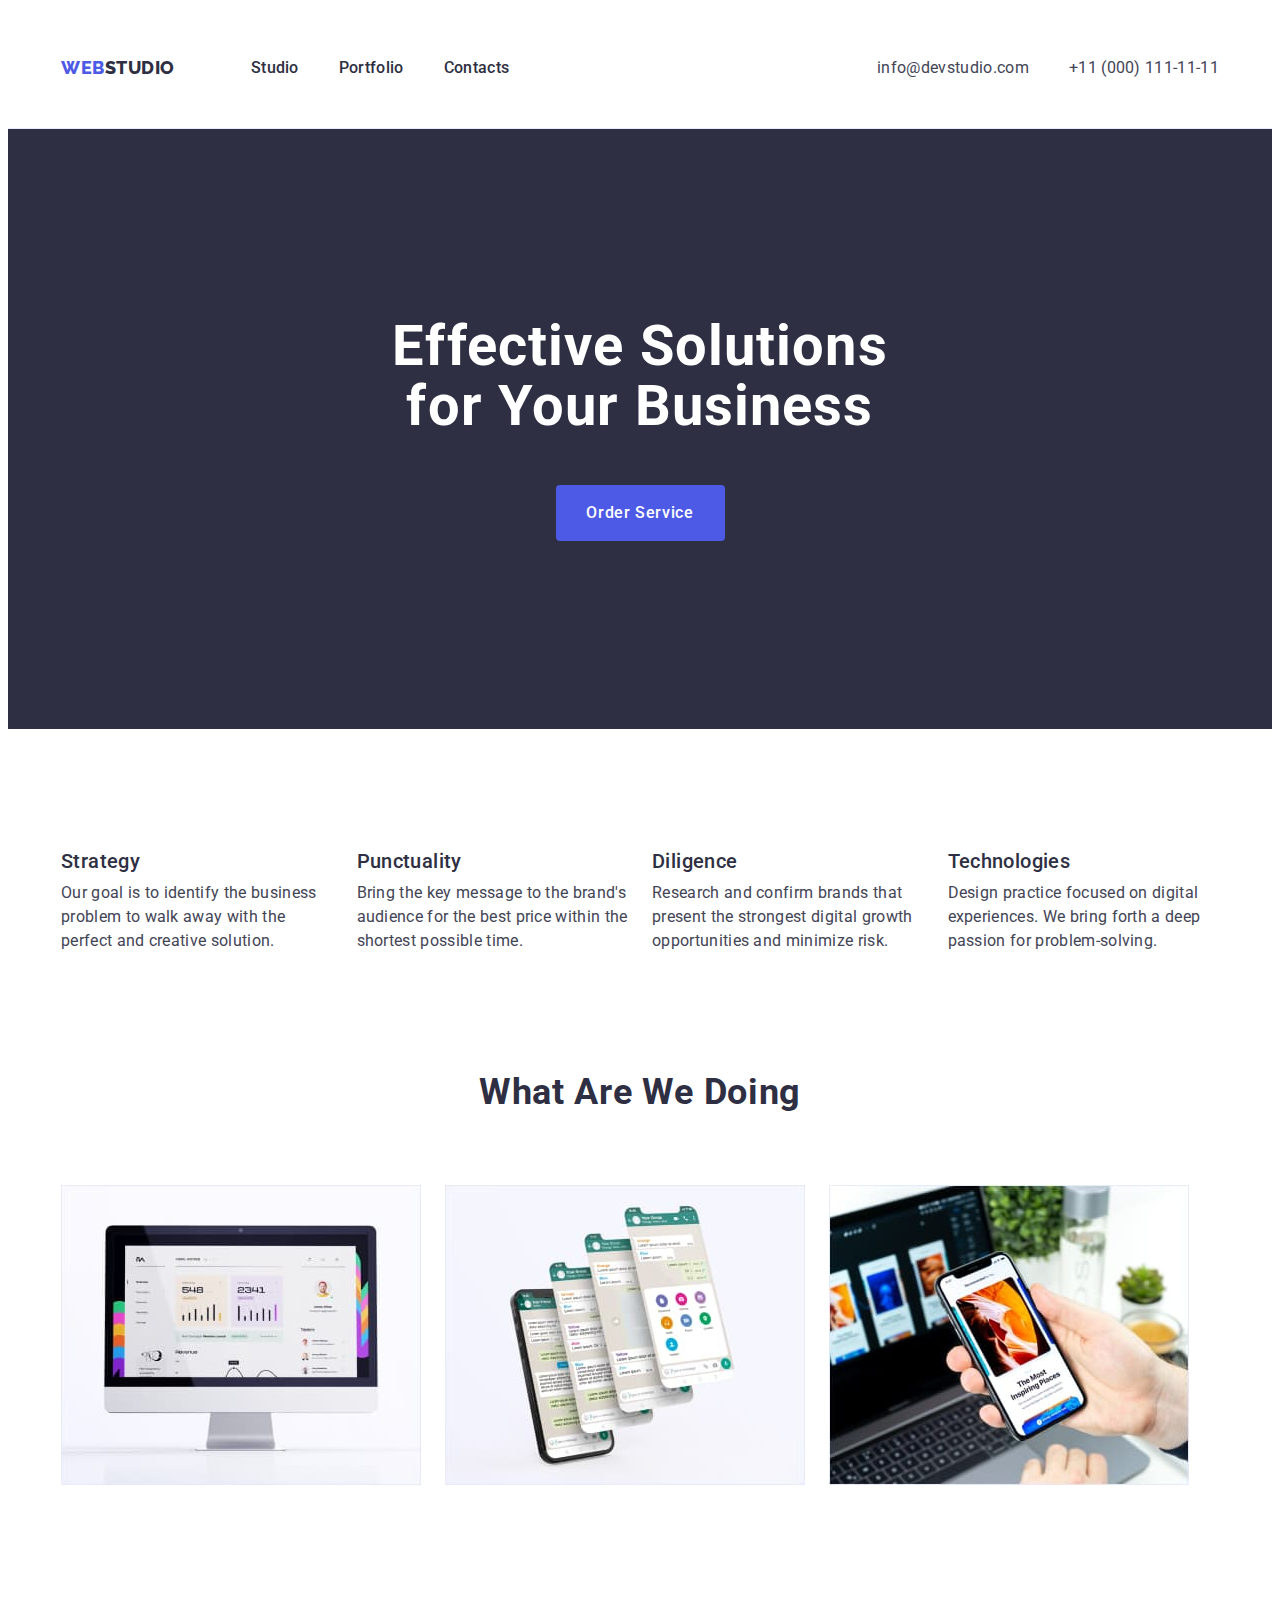
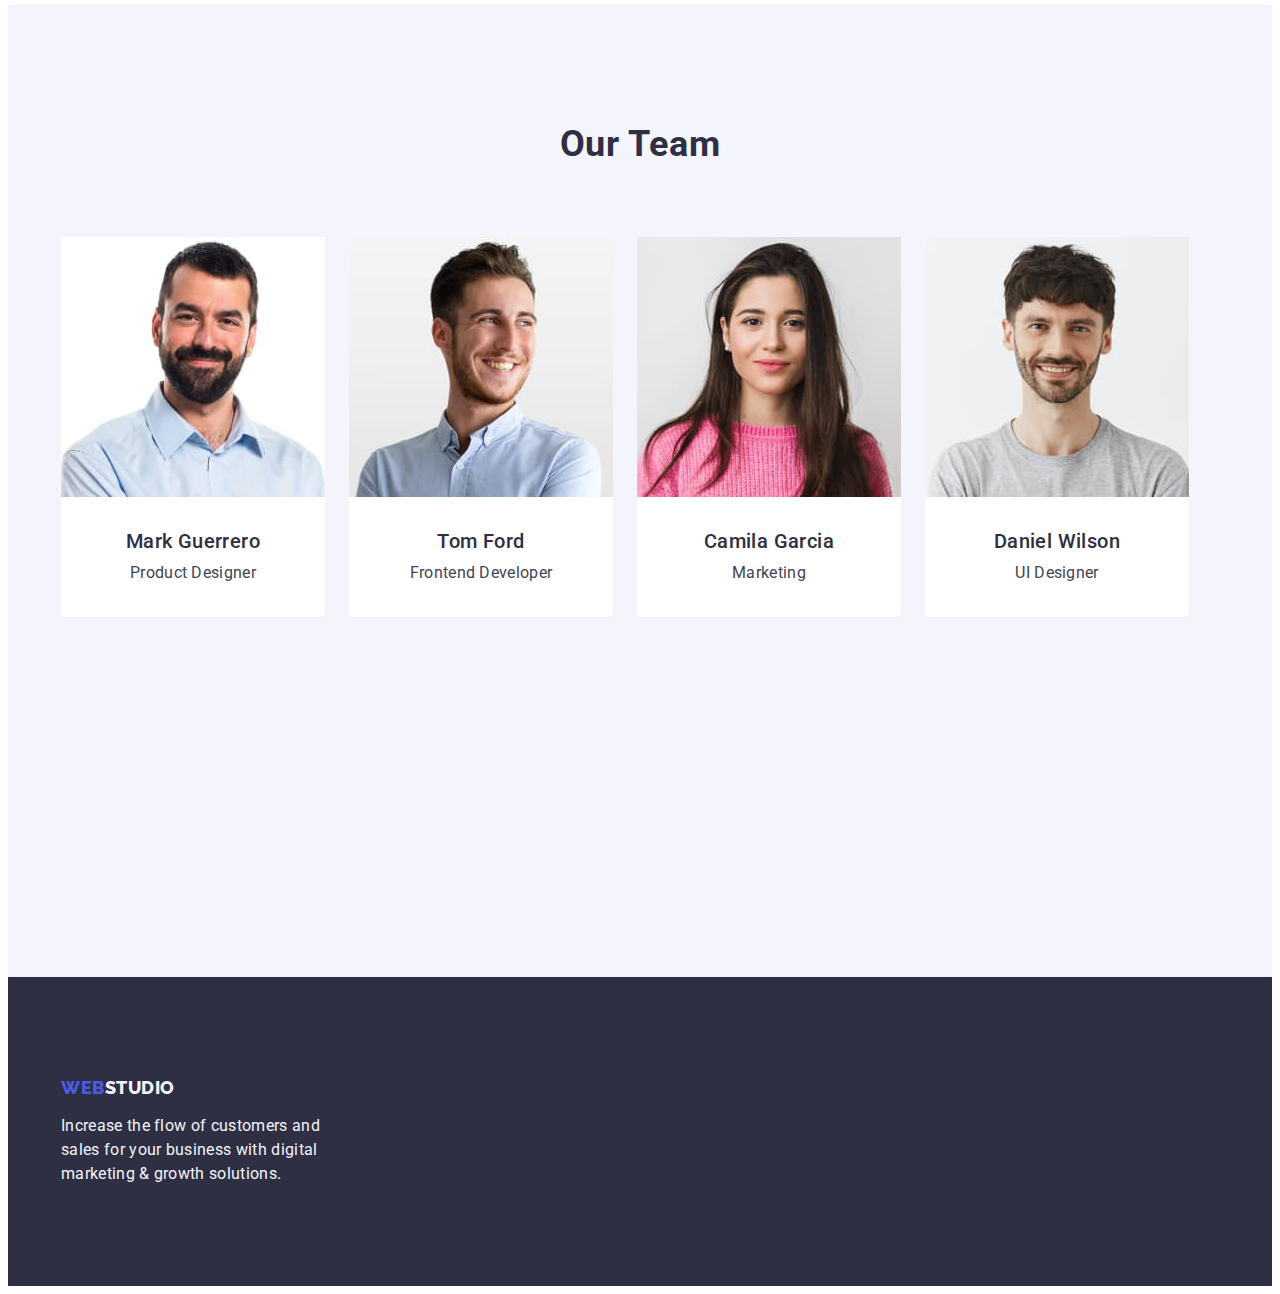
<file: index.html>
<!DOCTYPE html>
<html lang="en">
  <head>
    <meta charset="UTF-8" />
    <meta http-equiv="X-UA-Compatible" content="IE=edge" />
    <meta name="viewport" content="width=device-width, initial-scale=1.0" />

    <link rel="preconnect" href="https://fonts.googleapis.com" />
    <link rel="preconnect" href="https://fonts.gstatic.com" crossorigin />
    <link
      href="https://fonts.googleapis.com/css2?family=Raleway:wght@800&family=Roboto:wght@400;500;700&display=swap"
      rel="stylesheet"
    />

    <title>Web Studio</title>
    <link
      rel="stylesheet"
      href="https://cdnjs.cloudflare.com/ajax/libs/modern-normalize/2.0.0/modern-normalize.min.css"
      integrity="sha512-4xo8blKMVCiXpTaLzQSLSw3KFOVPWhm/TRtuPVc4WG6kUgjH6J03IBuG7JZPkcWMxJ5huwaBpOpnwYElP/m6wg=="
      crossorigin="anonymous"
      referrerpolicy="no-referrer"
    />
    <link rel="stylesheet" href="./css/style.css" />
  </head>
  <body class="body">
    <header class="header">
      <div class="container header-container">
        <nav class="header-nav">
          <a class="header-name link" href="./index.html"
            >Web<span>Studio</span></a
          >
          <ul class="header-page list">
            <li><a class="header-menu link" href="./index.html">Studio</a></li>
            <li>
              <a class="header-menu link" href="./portfolio.html">Portfolio</a>
            </li>
            <li><a class="header-menu link" href="">Contacts</a></li>
          </ul>
        </nav>
        <address class="header-adress">
          <ul class="header-link list">
            <li>
              <a class="header-link-soc link" href="mailto:info@devstudio.com"
                >info@devstudio.com</a
              >
            </li>
            <li>
              <a class="header-link-soc link" href="tel:+110001111111"
                >+11 (000) 111-11-11</a
              >
            </li>
          </ul>
        </address>
      </div>
    </header>

    <main>
      <section class="hero">
        <div class="container">
          <h1 class="hero-name">Effective Solutions for Your Business</h1>
          <button type="button" class="hero-button">Order Service</button>
        </div>
      </section>

      <section class="scroll">
        <div class="container">
          <h2 class="visually-hidden">list</h2>
          <ul class="scroll-list list">
            <li class="scroll-item">
              <h3 class="scroll-name">Strategy</h3>
              <p class="scroll-text">
                Our goal is to identify the business problem to walk away with
                the perfect and creative solution.
              </p>
            </li>
            <li class="scroll-item">
              <h3 class="scroll-name">Punctuality</h3>
              <p class="scroll-text">
                Bring the key message to the brand's audience for the best price
                within the shortest possible time.
              </p>
            </li>
            <li class="scroll-item">
              <h3 class="scroll-name">Diligence</h3>
              <p class="scroll-text">
                Research and confirm brands that present the strongest digital
                growth opportunities and minimize risk.
              </p>
            </li>
            <li class="scroll-item">
              <h3 class="scroll-name">Technologies</h3>
              <p class="scroll-text">
                Design practice focused on digital experiences. We bring forth a
                deep passion for problem-solving.
              </p>
            </li>
          </ul>
        </div>
      </section>

      <section class="work-are">
        <div class="container">
          <h2 class="work-name">What are we doing</h2>
          <ul class="work-list list">
            <li class="work-item">
              <img
                src="./images/img1-1.jpg"
                alt="statistics"
                width="360"
                height="300"
              />
            </li>
            <li class="work-item">
              <img
                src="./images/img2-1.jpg"
                alt="multifunctionality"
                width="360"
                height="300"
              />
            </li>
            <li class="work-item">
              <img
                src="./images/img3-1.jpg"
                alt="we adaptmultifunctionality"
                width="360"
                height="300"
              />
            </li>
          </ul>
        </div>
      </section>

      <section class="made">
        <div class="container">
          <h2 class="made-team">Our Team</h2>
          <ul class="made-list list">
            <li class="made-item">
              <img
                src="./images/img1-2.jpg"
                alt="Product Designer"
                width="264"
                height="260"
              />
              <div class="made-card">
                <h3 class="made-name">Mark Guerrero</h3>
                <p class="made-activity">Product Designer</p>
              </div>
            </li>
            <li class="made-item">
              <img
                src="./images/img2-2.jpg"
                alt="Frontend Developer"
                width="264"
                height="260"
              />
              <div class="made-card">
                <h3 class="made-name">Tom Ford</h3>
                <p class="made-activity">Frontend Developer</p>
              </div>
            </li>
            <li class="made-item">
              <img
                src="./images/img3-2.jpg"
                alt="Marketing"
                width="264"
                height="260"
              />
              <div class="made-card">
                <h3 class="made-name">Camila Garcia</h3>
                <p class="made-activity">Marketing</p>
              </div>
            </li>
            <li class="made-item">
              <img
                src="./images/img4-2.jpg"
                alt="UI Designer"
                width="264"
                height="260"
              />
              <div class="made-card">
                <h3 class="made-name">Daniel Wilson</h3>
                <p class="made-activity">UI Designer</p>
              </div>
            </li>
          </ul>
        </div>
      </section>
    </main>

    <footer class="footer">
      <div class="container footer-container">
        <a href="./index.html" class="footer-name link"
          >Web<span class="name">Studio</span></a
        >
        <p class="footer-text">
          Increase the flow of customers and sales for your business with
          digital marketing & growth solutions.
        </p>
      </div>
    </footer>
  </body>
</html>
</file>
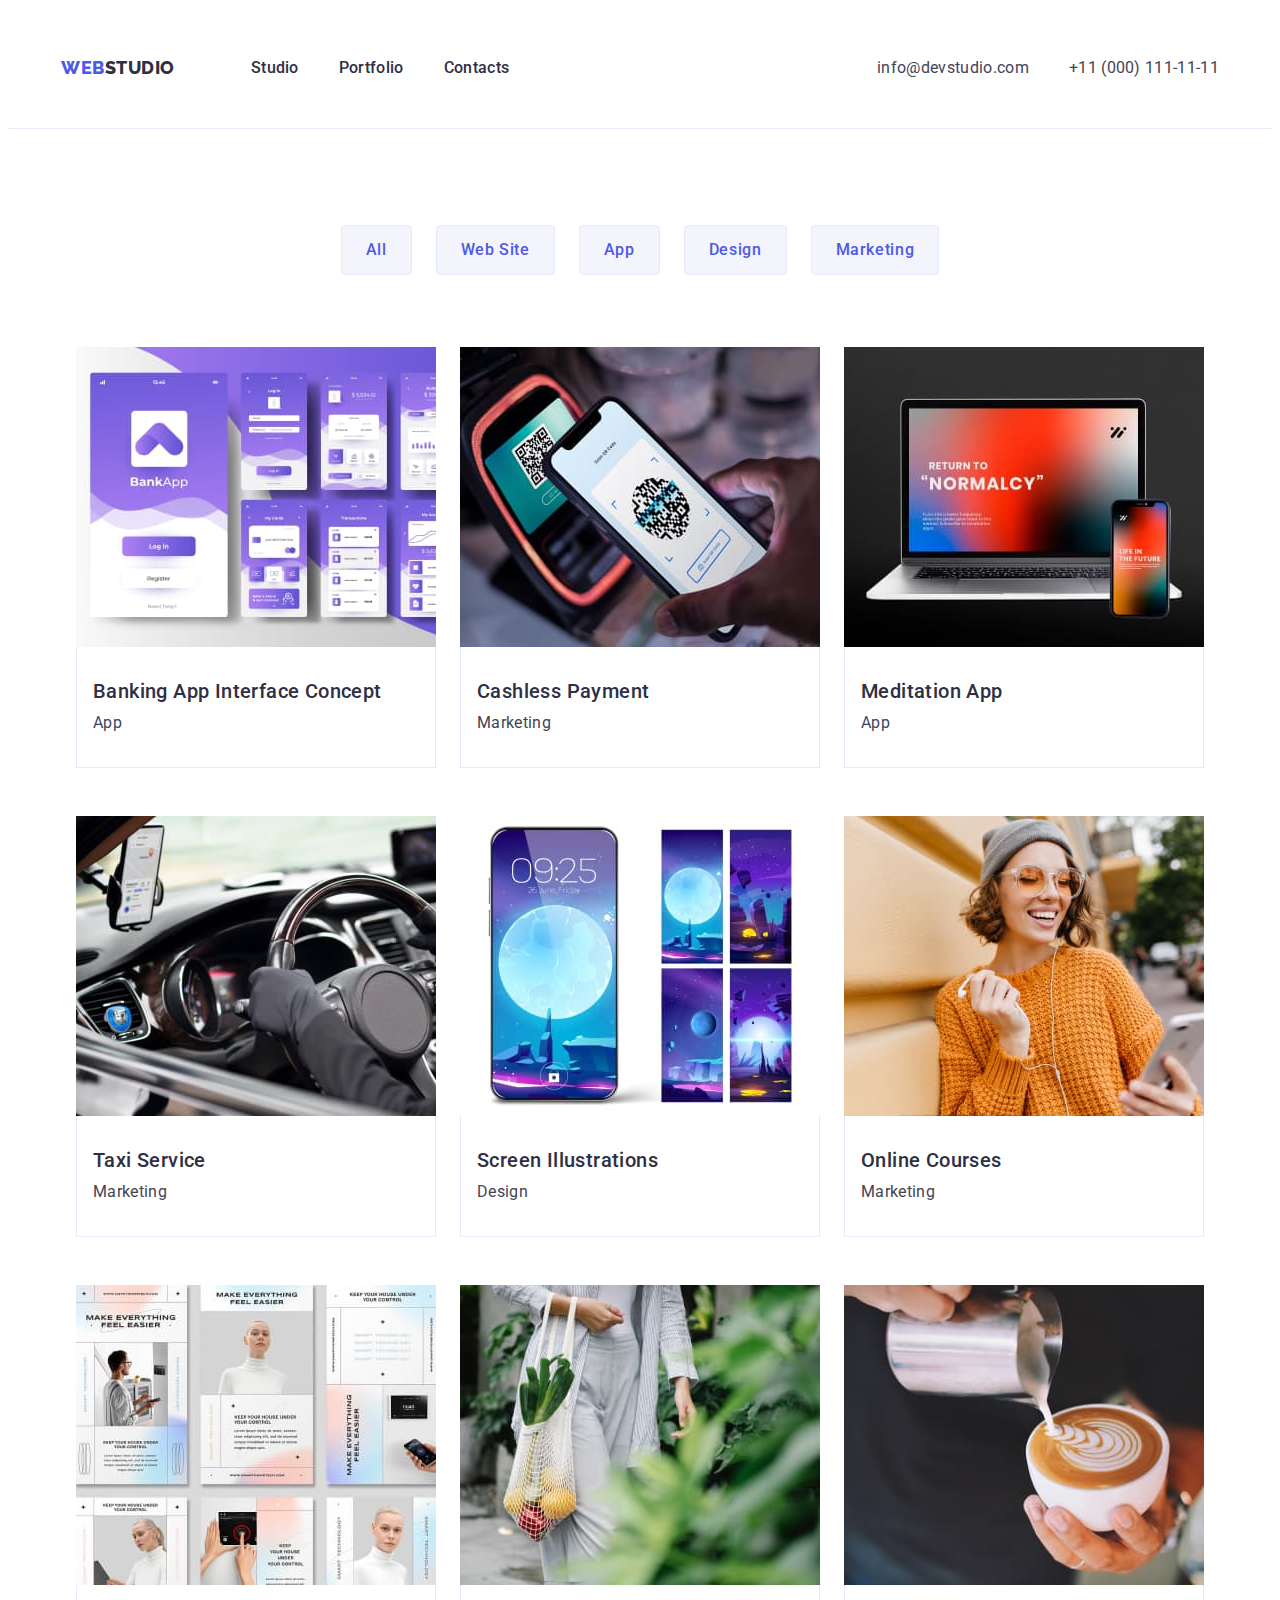
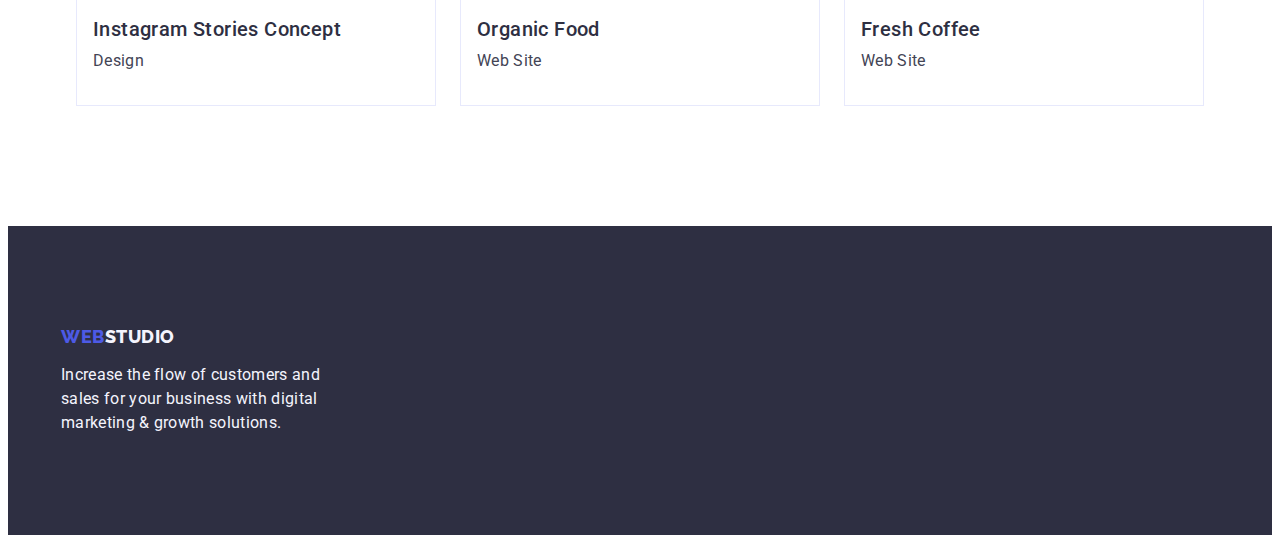
<file: portfolio.html>
<!DOCTYPE html>
<html lang="en">
  <head>
    <meta charset="UTF-8" />
    <meta http-equiv="X-UA-Compatible" content="IE=edge" />
    <meta name="viewport" content="width=device-width, initial-scale=1.0" />

    <link rel="preconnect" href="https://fonts.googleapis.com" />
    <link rel="preconnect" href="https://fonts.gstatic.com" crossorigin />
    <link
      href="https://fonts.googleapis.com/css2?family=Raleway:wght@800&family=Roboto:wght@400;500;700&display=swap"
      rel="stylesheet"
    />

    <title>Web Studio</title>
    <link
      rel="stylesheet"
      href="https://cdnjs.cloudflare.com/ajax/libs/modern-normalize/2.0.0/modern-normalize.min.css"
      integrity="sha512-4xo8blKMVCiXpTaLzQSLSw3KFOVPWhm/TRtuPVc4WG6kUgjH6J03IBuG7JZPkcWMxJ5huwaBpOpnwYElP/m6wg=="
      crossorigin="anonymous"
      referrerpolicy="no-referrer"
    />
    <link rel="stylesheet" href="./css/style.css" />
  </head>
  <body class="body">
    <header class="header">
      <div class="container header-container">
        <nav class="header-nav">
          <a class="header-name link" href="./index.html"
            >Web<span class="name-logo">Studio</span></a
          >
          <ul class="header-page list">
            <li><a class="header-menu link" href="./index.html">Studio</a></li>
            <li>
              <a class="header-menu link" href="./portfolio.html">Portfolio</a>
            </li>
            <li><a class="header-menu link" href="">Contacts</a></li>
          </ul>
        </nav>
        <address class="header-adress">
          <ul class="header-link list">
            <li>
              <a class="header-link-soc link" href="mailto:info@devstudio.com"
                >info@devstudio.com</a
              >
            </li>
            <li>
              <a class="header-link-soc link" href="tel:+110001111111"
                >+11 (000) 111-11-11</a
              >
            </li>
          </ul>
        </address>
      </div>
    </header>

    <main>
      <section class="section">
        <div class="container">
          <h1 class="visually-hidden">buttons</h1>

          <ul class="buttons list">
            <li class="buttons-list list">
              <button type="button" class="button-soc">All</button>
            </li>
            <li class="list">
              <button type="button" class="button-soc">Web Site</button>
            </li>
            <li class="list">
              <button type="button" class="button-soc">App</button>
            </li>
            <li class="list">
              <button type="button" class="button-soc">Design</button>
            </li>
            <li class="list">
              <button type="button" class="button-soc">Marketing</button>
            </li>
          </ul>

          <ul class="section-img list">
            <li class="section-work">
              <a class="section link" href="/">
                <img
                  src="./images/img1-1-portfolio.jpg"
                  alt="Banking app"
                  height="300"
                  width="360"
                />
                <div class="section-card">
                  <h2 class="section-activity">
                    Banking App Interface Concept
                  </h2>
                  <p class="section-text">App</p>
                </div>
              </a>
            </li>
            <li class="section-work">
              <a class="section link" href="/">
                <img
                  src="./images/img2-1-portfolio.jpg"
                  alt="Marketing cashless"
                  height="300"
                  width="360"
                />
                <div class="section-card">
                  <h2 class="section-activity">Cashless Payment</h2>
                  <p class="section-text">Marketing</p>
                </div>
              </a>
            </li>
            <li class="section-work">
              <a class="section link" href="/">
                <img
                  src="./images/img3-1-portfolio.jpg"
                  alt="Meditation app"
                  height="300"
                  width="360"
                />
                <div class="section-card">
                  <h2 class="section-activity">Meditation App</h2>
                  <p class="section-text">App</p>
                </div>
              </a>
            </li>
            <li class="section-work">
              <a class="section link" href="/">
                <img
                  src="./images/img1-2-portfolio.jpg"
                  alt="Marketing taxi"
                  height="300"
                  width="360"
                />
                <div class="section-card">
                  <h2 class="section-activity">Taxi Service</h2>
                  <p class="section-text">Marketing</p>
                </div>
              </a>
            </li>
            <li class="section-work">
              <a class="section link" href="/">
                <img
                  src="./images/img2-2-portfolio.jpg"
                  alt="Design illustrations"
                  height="300"
                  width="360"
                />
                <div class="section-card">
                  <h2 class="section-activity">Screen Illustrations</h2>
                  <p class="section-text">Design</p>
                </div>
              </a>
            </li>
            <li class="section-work">
              <a class="section link" href="/">
                <img
                  src="./images/img3-2-portfolio.jpg"
                  alt="Marketing courses"
                  height="300"
                  width="360"
                />
                <div class="section-card">
                  <h2 class="section-activity">Online Courses</h2>
                  <p class="section-text">Marketing</p>
                </div>
              </a>
            </li>
            <li class="section-work">
              <a class="section link" href="/">
                <img
                  src="./images/img1-3-portfolio.jpg"
                  alt="Design instagram"
                  height="300"
                  width="360"
                />
                <div class="section-card">
                  <h2 class="section-activity">Instagram Stories Concept</h2>
                  <p class="section-text">Design</p>
                </div>
              </a>
            </li>
            <li class="section-work">
              <a class="section link" href="/">
                <img
                  src="./images/img2-3-portfolio.jpg"
                  alt="Web site food"
                  height="300"
                  width="360"
                />
                <div class="section-card">
                  <h2 class="section-activity">Organic Food</h2>
                  <p class="section-text">Web Site</p>
                </div>
              </a>
            </li>
            <li class="section-work">
              <a class="section link" href="/">
                <img
                  src="./images/img3-3-portfolio.jpg"
                  alt="Web site coffee"
                  height="300"
                  width="360"
                />
                <div class="section-card">
                  <h2 class="section-activity">Fresh Coffee</h2>
                  <p class="section-text">Web Site</p>
                </div>
              </a>
            </li>
          </ul>
        </div>
      </section>
    </main>

    <footer class="footer">
      <div class="container footer-container">
        <a class="footer-name link" href="./index.html"
          >Web<span class="name">Studio</span></a
        >
        <p class="footer-text">
          Increase the flow of customers and sales for your business with
          digital marketing & growth solutions.
        </p>
      </div>
    </footer>
  </body>
</html>
</file>
<file: css/style.css>
:root {
  --text-section-color: #434455;
  --button-color: #4d5ae5;
  --logo-color: #2e2f42;
  --safari-color: #f4f4fd;
  --main-title-color: #ffffff;
}

body {
  font-family: "Roboto", sans-serif;
  background: var(--main-title-color);
  color: var(--text-section-color);
}

p,
h1,
h2,
h3,
h4,
h5,
h6 {
  margin-top: 0;
  margin-bottom: 0;
}

ul {
  list-style-type: none;
  margin-top: 0;
  margin-bottom: 0;
  padding-left: 0;
}

img {
  display: block;
}

.link {
  text-decoration: none;
}

.list {
  list-style: none;
  margin-top: 0%;
  margin-bottom: 0;
  padding-left: 0%;
}

.container {
  width: 100%;
  max-width: 1158px;
  padding-left: 15px;
  padding-right: 15px;
  margin: 0 auto;
  align-items: center;
  /* outline: 1px solid red; */
}

/*----------BODY----------*/

.body {
  color: #434455;
  background-color: #ffffff;
}

/*----------HEADER-----------*/

.header {
  background: #ffffff;
  border-bottom: 1px solid #e7e9fc;
  padding: 24px 0;
}

.header-container {
  display: flex;
  /* gap: 40px; */
  align-items: center;
}

.header-nav {
  /* padding-top: 24px;
  padding-bottom: 24px; */
  display: flex;
  align-items: center;
  /* flex-grow: 1;
  justify-content: space-between; */
}

.header-name {
  font-family: "Raleway", sans-serif;
  font-style: normal;
  font-weight: 800;
  font-size: 18px;
  line-height: 1.17;
  letter-spacing: 0.03em;
  text-transform: uppercase;
  color: var(--button-color);
  display: inline-block;
  margin-right: 76px;
}

.header-name span {
  font-family: "Raleway", sans-serif;
  color: var(--logo-color);
}

.header-page {
  display: flex;
  gap: 40px;
  justify-content: space-between;
}

.header-menu {
  display: flex;
  font-weight: 500;
  font-size: 16px;
  line-height: 1.5;
  letter-spacing: 0.02em;
  color: var(--logo-color);
  padding: 24px 0;
}

.header-menu:hover,
.header-menu:focus {
  color: #404bbf;
}

.header-adress {
  font-style: normal;
  margin-left: auto;
}

.header-link {
  display: flex;
  gap: 40px;
}

.header-link-soc {
  font-weight: 400;
  font-size: 16px;
  line-height: 1.5;
  letter-spacing: 0.02em;
  color: #434455;
}

.header-link-soc:hover,
.header-link-soc:focus {
  color: #404bbf;
}

/*----------HERO-----------*/

.hero {
  padding-top: 188px;
  padding-bottom: 188px;
  background: var(--logo-color);
}

.hero-name {
  font-family: "Roboto";
  font-style: normal;
  text-align: center;
  font-weight: 700;
  font-size: 56px;
  line-height: 1.07;
  letter-spacing: 0.02em;
  color: var(--main-title-color);
  margin-left: auto;
  margin-right: auto;
  margin-bottom: 48px;
  max-width: 496px;
  max-height: 120px;
}

.hero-button {
  font-family: "Roboto", sans-serif;
  font-style: normal;
  font-weight: 500;
  font-size: 16px;
  line-height: 1.5;
  letter-spacing: 0.04em;
  color: var(--main-title-color);
  background-color: var(--button-color);
  cursor: pointer;
  display: block;
  min-width: 169px;
  min-height: 56px;
  text-align: center;
  border: none;
  background-color: var(--button-color);
  border-radius: 4px;
  margin-left: auto;
  margin-right: auto;
}

.hero-button:hover,
.hero-button:focus {
  background-color: #404bbf;
}

/*----------SECTION1-----------*/

.scroll {
  padding-top: 120px;
  padding-bottom: 120px;
}

.scroll-list {
  display: flex;
  gap: 24px;
}

.visually-hidden {
  position: absolute;
  width: 1px;
  height: 1px;
  margin: -1px;
  border: 0;
  padding: 0;
  white-space: nowrap;
  clip-path: inset(100%);
  clip: rect(0 0 0 0);
  overflow: hidden;
}

.scroll-item {
  width: calc((100% - 72px) / 4);
}

.scroll-name {
  font-weight: 500;
  font-size: 20px;
  line-height: 1.2;
  letter-spacing: 0.02em;
  color: var(--logo-color);
  list-style: none;
  margin-bottom: 8px;
}

.scroll-text {
  /* font-weight: 400; */
  font-size: 16px;
  line-height: 1.5;
  letter-spacing: 0.02em;
  color: #434455;
}

/*----------WORK-----------*/

.work-are {
  padding-bottom: 120px;
}

.work-name {
  font-weight: 700;
  font-size: 36px;
  line-height: 1.11;
  letter-spacing: 0.02em;
  text-align: center;
  text-transform: capitalize;
  color: var(--logo-color);
  margin-bottom: 72px;
}

.work-list {
  /* padding-top: 20px;
  padding-bottom: 120px; */
  display: flex;
  gap: 24px;
}

/* .work-item {
  width: calc((100% - 48px) / 3);
} */

/*----------MADE-----------*/

.made {
  background-color: var(--safari-color);
  height: 732px;
  padding-top: 120px;
  padding-bottom: 120px;
}

.made-team {
  font-weight: 700;
  font-size: 36px;
  line-height: 1.11;
  letter-spacing: 0.02em;
  text-align: center;
  text-transform: capitalize;
  color: var(--logo-color);
  /* padding-top: 120px; */
  margin-bottom: 72px;
}

.made-list {
  display: flex;
  gap: 24px;
}

.made-item {
  background-color: #ffffff;
  border-radius: 0px 0px 4px 4px;
}

.made-name {
  font-weight: 500;
  font-size: 20px;
  line-height: 1.2;
  letter-spacing: 0.02em;
  color: var(--logo-color);
  text-align: center;
  /* padding-top: 32px; */
  margin-bottom: 8px;
}

.made-card {
  padding: 32px 16px;
}

.made-activity {
  font-weight: 400;
  font-size: 16px;
  line-height: 1.5;
  letter-spacing: 0.02em;
  color: #434455;
  text-align: center;
  /* padding-bottom: 32px; */
}

/*----------FOOTER-----------*/

.footer {
  background-color: var(--logo-color);
  /* height: 312px; */
  padding-top: 100px;
  padding-bottom: 100px;
}

.footer-container {
  /* display: block; */
  /* padding-top: 100px;
  padding-bottom: 100px; */
}

.footer-name {
  font-family: "Raleway", sans-serif;
  font-style: normal;
  font-weight: 800;
  font-size: 18px;
  line-height: 1.17;
  letter-spacing: 0.03em;
  text-transform: uppercase;
  color: var(--button-color);
  display: inline-block;
  margin-bottom: 16px;
}

.name {
  font-family: "Raleway", sans-serif;
  color: var(--safari-color);
}

.footer-text {
  font-weight: 400;
  font-size: 16px;
  line-height: 1.5;
  letter-spacing: 0.02em;
  color: var(--safari-color);
  width: 264px;
  /* height: 72px;
  padding-top: 16px; */
}

/*===============PORTFOLIO===============*/
/*---------------HEADER---------------*/

/*-----------------MAIN-----------------*/

.name-logo {
  color: #2e2f42;
}

.button-soc {
  font-family: "Roboto", sans-serif;
  font-style: normal;
  font-weight: 500;
  font-size: 16px;
  line-height: 1.5;
  letter-spacing: 0.04em;
  color: var(--button-color);
  background-color: var(--safari-color);
  cursor: pointer;
  border: 1px solid #e7e9fc;
  border-radius: 4px;
  display: block;
  padding: 12px 24px 12px 24px;
}

.button-soc:hover,
.button-soc:focus {
  color: #ffffff;
  background-color: #404bbf;
  border: 1px solid transparent;
}

.buttons {
  display: flex;
  justify-content: center;
  margin-bottom: 72px;
  margin-left: auto;
  margin-right: auto;
  gap: 24px;
}

/* .buttons-list {
} */

/*-----------------SECTION-----------------*/

.section {
  padding-top: 96px;
  padding-bottom: 120px;
}

.section-img {
  display: flex;
  flex-wrap: wrap;
  flex-direction: row;
  justify-content: center;
  padding: 0px;
  gap: 24px;
  row-gap: 48px;
}

.section-card {
  /* padding-top: 32px;
  padding-bottom: 32px;
  padding-left: 16px; */
  border-bottom: 1px solid #e7e9fc;
  border-left: 1px solid #e7e9fc;
  border-right: 1px solid #e7e9fc;
  padding: 32px 16px;
}

.section-work {
  /* width: calc((100%-48px) / 3); */
  background-color: #ffffff;
}

.section-activity {
  font-weight: 500;
  font-size: 20px;
  line-height: 1.2;
  letter-spacing: 0.02em;
  color: var(--logo-color);
  margin-bottom: 8px;
}

.section-text {
  /* font-weight: 400; */
  font-size: 16px;
  line-height: 1.5;
  letter-spacing: 0.02em;
  color: var(--text-section-color);
}
</file>
